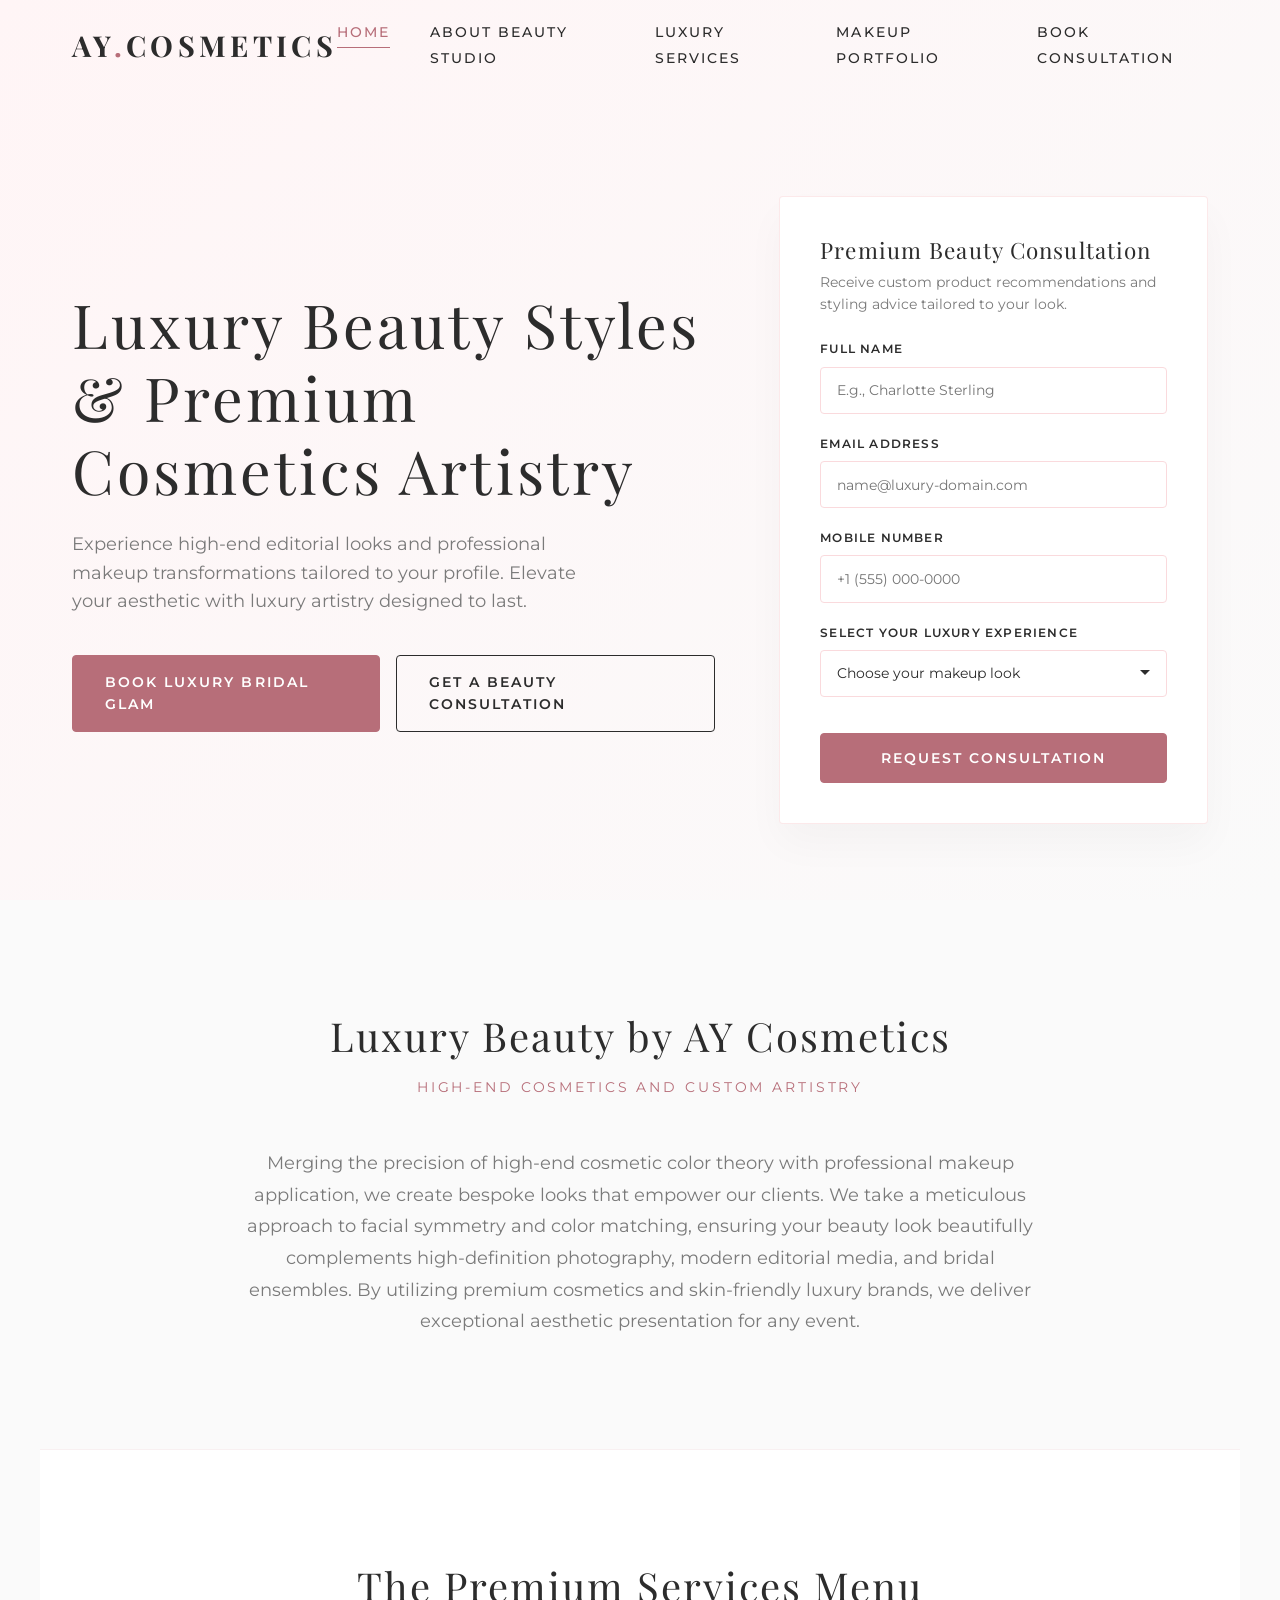
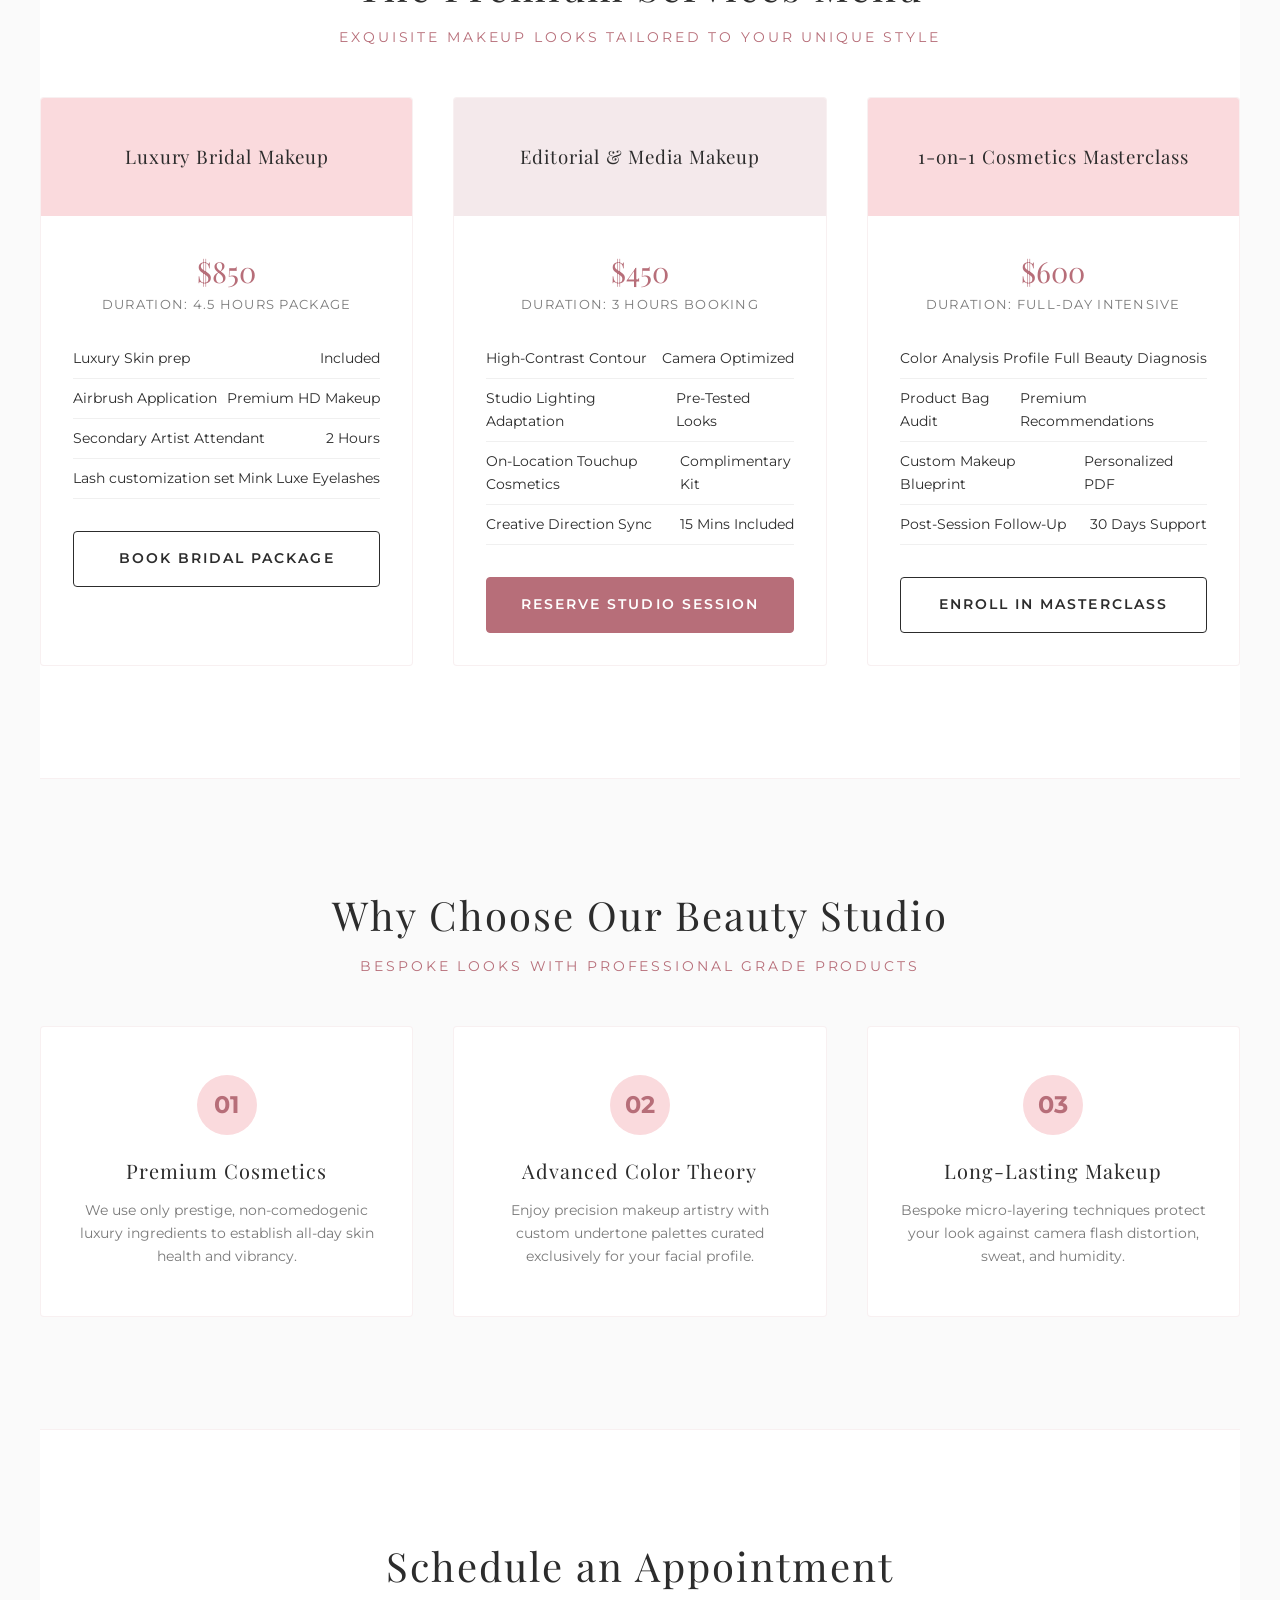
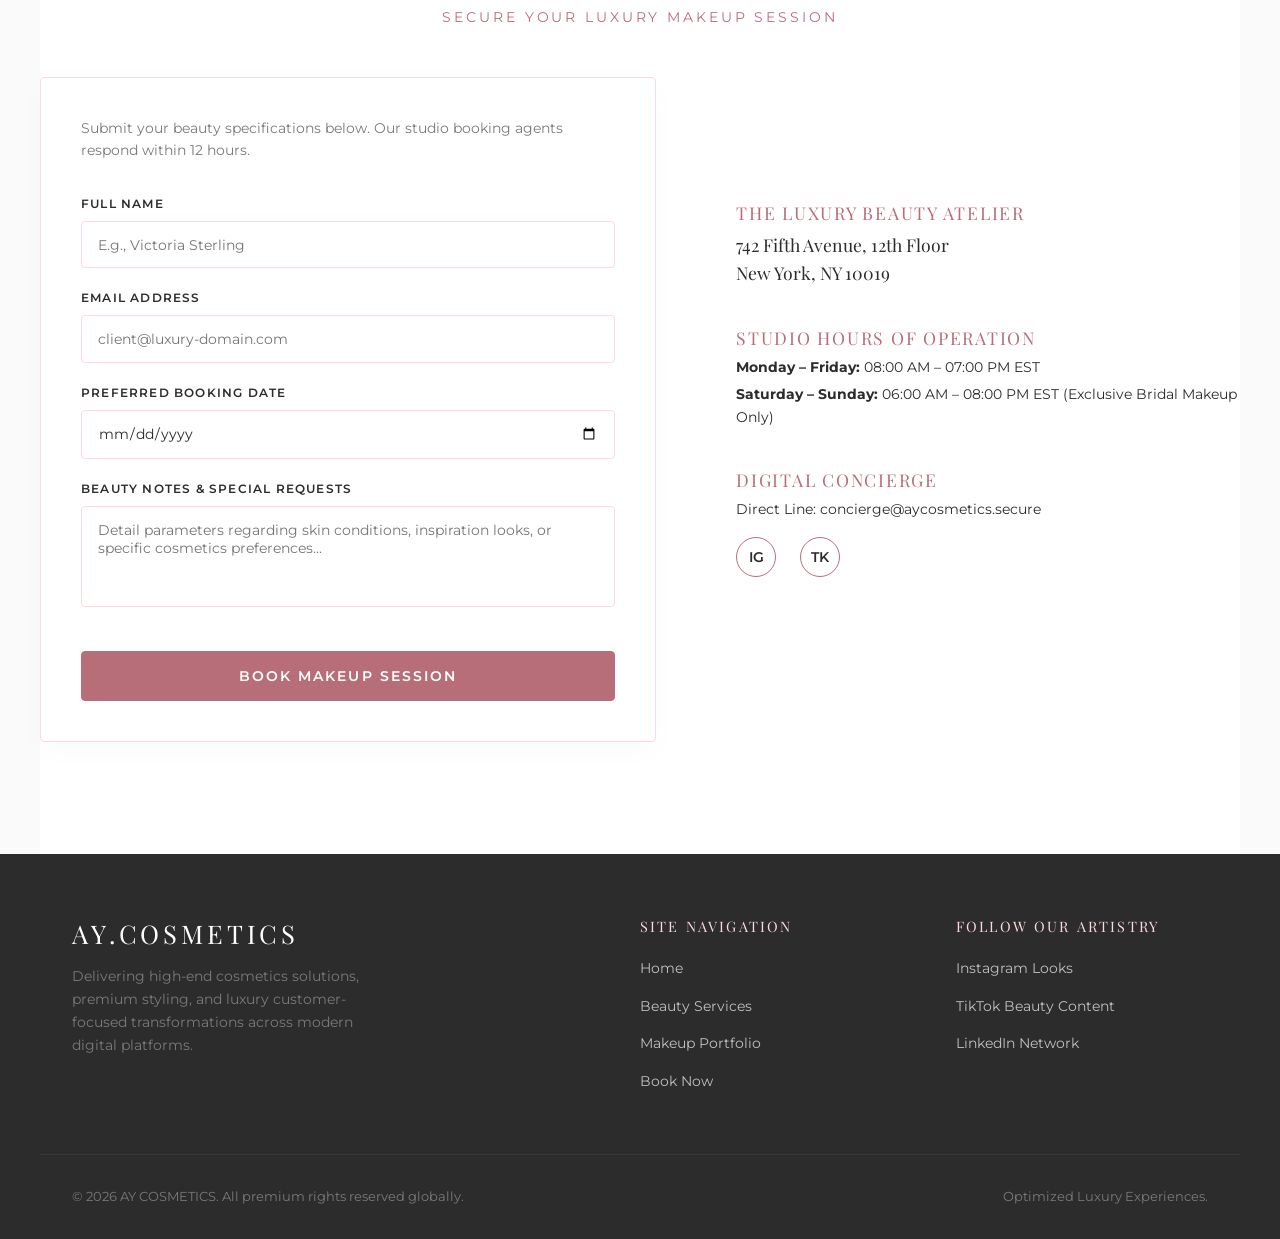
<file: index.html>
<!DOCTYPE html>
<html lang="en">
<head>
    <meta charset="UTF-8">
    <meta name="viewport" content="width=device-width, initial-scale=1.0">
    <title>Premium Cosmetics &amp; Luxury Beauty Services | AY COSMETICS</title>
    <meta name="description" content="Discover luxury beauty, professional makeup transformations, and premium cosmetics application by AY COSMETICS. Book bridal makeup and editorial styling.">
    
    <meta property="og:title" content="Premium Cosmetics &amp; Luxury Beauty Services | AY COSMETICS">
    <meta property="og:description" content="Elevate your look with luxury makeup artistry and premium beauty solutions. Book a custom look consultation today.">
    <meta property="og:type" content="website">
    <meta property="og:url" content="https://ay-cosmetics.vercel.app">
    
    <link rel="preconnect" href="https://fonts.googleapis.com">
    <link rel="preconnect" href="https://fonts.gstatic.com" crossorigin>
    <link href="https://fonts.googleapis.com/css2?family=Montserrat:wght@400;500;600&family=Playfair+Display:ital,wght@0,400;0,700;1,400&display=swap" rel="stylesheet">
    
    <link rel="stylesheet" href="style.css">
</head>
<body>

    <header>
        <div class="container nav-container">
            <a href="#home" class="logo">AY<span>.</span>COSMETICS</a>
            <nav aria-label="Main Navigation Menu">
                <ul class="nav-menu">
                    <li><a href="#home" class="nav-link active">Home</a></li>
                    <li><a href="#about" class="nav-link">About Beauty Studio</a></li>
                    <li><a href="#services" class="nav-link">Luxury Services</a></li>
                    <li><a href="portfolio.html" class="nav-link">Makeup Portfolio</a></li>
                    <li><a href="#contact" class="nav-link">Book Consultation</a></li>
                </ul>
            </nav>
            <button class="hamburger" aria-label="Toggle Navigation Menu" aria-expanded="false">
                <span class="bar"></span>
                <span class="bar"></span>
                <span class="bar"></span>
            </button>
        </div>
    </header>

    <main>
        <!-- Hero Section -->
        <section class="hero" id="home">
            <div class="container hero-grid">
                <div class="hero-content">
                    <h1>Luxury Beauty Styles &amp; Premium Cosmetics Artistry</h1>
                    <p>Experience high-end editorial looks and professional makeup transformations tailored to your profile. Elevate your aesthetic with luxury artistry designed to last.</p>
                    <div class="hero-ctas">
                        <a href="#contact" class="btn btn-primary">Book Luxury Bridal Glam</a>
                        <a href="#audit-capture" class="btn btn-secondary">Get a Beauty Consultation</a>
                    </div>
                </div>
                
                <div class="hero-form-container" id="audit-capture">
                    <h3>Premium Beauty Consultation</h3>
                    <p>Receive custom product recommendations and styling advice tailored to your look.</p>
                    <form action="#" method="POST" autocomplete="on">
                        <div class="form-group">
                            <label for="hero-name">Full Name</label>
                            <input type="text" id="hero-name" name="name" class="form-control" placeholder="E.g., Charlotte Sterling" required>
                        </div>
                        <div class="form-group">
                            <label for="hero-email">Email Address</label>
                            <input type="email" id="hero-email" name="email" class="form-control" placeholder="name@luxury-domain.com" required>
                        </div>
                        <div class="form-group">
                            <label for="hero-phone">Mobile Number</label>
                            <input type="tel" id="hero-phone" name="phone" class="form-control" placeholder="+1 (555) 000-0000" required>
                        </div>
                        <div class="form-group">
                            <label for="hero-service">Select Your Luxury Experience</label>
                            <select id="hero-service" name="service" class="form-control" required>
                                <option value="" disabled selected>Choose your makeup look</option>
                                <option value="bridal">Premium Bridal Makeup Package</option>
                                <option value="editorial">Editorial &amp; Luxury Event Cosmetics</option>
                                <option value="masterclass">1-on-1 Beauty Masterclass</option>
                            </select>
                        </div>
                        <button type="submit" class="btn btn-primary" style="width: 100%; margin-top: 1rem;">Request Consultation</button>
                    </form>
                </div>
            </div>
        </section>

        <!-- About My Brand Section -->
        <section class="section-padding container text-center reveal" id="about">
            <h2 class="section-title">Luxury Beauty by AY Cosmetics</h2>
            <p class="section-subtitle">High-End Cosmetics and Custom Artistry</p>
            <p style="max-width: 800px; margin: 0 auto; color: var(--gray-muted); font-size: 1.1rem; line-height: 1.8;">
                Merging the precision of high-end cosmetic color theory with professional makeup application, we create bespoke looks that empower our clients. We take a meticulous approach to facial symmetry and color matching, ensuring your beauty look beautifully complements high-definition photography, modern editorial media, and bridal ensembles. By utilizing premium cosmetics and skin-friendly luxury brands, we deliver exceptional aesthetic presentation for any event.
            </p>
        </section>

        <!-- Services Section (Merged) -->
        <section class="section-padding container text-center reveal" id="services" style="background-color: var(--pure-white); border-top: 1px solid rgba(183,110,121,0.1); border-bottom: 1px solid rgba(183,110,121,0.1);">
            <h2 class="section-title">The Premium Services Menu</h2>
            <p class="section-subtitle">Exquisite Makeup Looks Tailored To Your Unique Style</p>
            
            <div class="grid-3">
                <article class="card">
                    <div class="service-header">
                        <h3>Luxury Bridal Makeup</h3>
                    </div>
                    <div class="campaign-body">
                        <span class="service-price">$850</span>
                        <span class="service-duration">Duration: 4.5 Hours Package</span>
                        <ul class="service-features">
                            <li><span>Luxury Skin prep</span> <span>Included</span></li>
                            <li><span>Airbrush Application</span> <span>Premium HD Makeup</span></li>
                            <li><span>Secondary Artist Attendant</span> <span>2 Hours</span></li>
                            <li><span>Lash customization set</span> <span>Mink Luxe Eyelashes</span></li>
                        </ul>
                        <a href="#contact" class="btn btn-secondary" style="width: 100%;">Book Bridal Package</a>
                    </div>
                </article>

                <article class="card">
                    <div class="service-header" style="background-color: rgba(183,110,121,0.15);">
                        <h3>Editorial &amp; Media Makeup</h3>
                    </div>
                    <div class="campaign-body">
                        <span class="service-price">$450</span>
                        <span class="service-duration">Duration: 3 Hours Booking</span>
                        <ul class="service-features">
                            <li><span>High-Contrast Contour</span> <span>Camera Optimized</span></li>
                            <li><span>Studio Lighting Adaptation</span> <span>Pre-Tested Looks</span></li>
                            <li><span>On-Location Touchup Cosmetics</span> <span>Complimentary Kit</span></li>
                            <li><span>Creative Direction Sync</span> <span>15 Mins Included</span></li>
                        </ul>
                        <a href="#contact" class="btn btn-primary" style="width: 100%;">Reserve Studio Session</a>
                    </div>
                </article>

                <article class="card">
                    <div class="service-header">
                        <h3>1-on-1 Cosmetics Masterclass</h3>
                    </div>
                    <div class="campaign-body">
                        <span class="service-price">$600</span>
                        <span class="service-duration">Duration: Full-Day Intensive</span>
                        <ul class="service-features">
                            <li><span>Color Analysis Profile</span> <span>Full Beauty Diagnosis</span></li>
                            <li><span>Product Bag Audit</span> <span>Premium Recommendations</span></li>
                            <li><span>Custom Makeup Blueprint</span> <span>Personalized PDF</span></li>
                            <li><span>Post-Session Follow-Up</span> <span>30 Days Support</span></li>
                        </ul>
                        <a href="#contact" class="btn btn-secondary" style="width: 100%;">Enroll in Masterclass</a>
                    </div>
                </article>
            </div>
        </section>

        <!-- Why Choose Us Section -->
        <section class="section-padding container text-center reveal" id="why-choose-us">
            <h2 class="section-title">Why Choose Our Beauty Studio</h2>
            <p class="section-subtitle">Bespoke Looks with Professional Grade Products</p>
            <div class="grid-3">
                <div class="feature-card card">
                    <div class="feature-icon-box">01</div>
                    <h3>Premium Cosmetics</h3>
                    <p>We use only prestige, non-comedogenic luxury ingredients to establish all-day skin health and vibrancy.</p>
                </div>
                <div class="feature-card card">
                    <div class="feature-icon-box">02</div>
                    <h3>Advanced Color Theory</h3>
                    <p>Enjoy precision makeup artistry with custom undertone palettes curated exclusively for your facial profile.</p>
                </div>
                <div class="feature-card card">
                    <div class="feature-icon-box">03</div>
                    <h3>Long-Lasting Makeup</h3>
                    <p>Bespoke micro-layering techniques protect your look against camera flash distortion, sweat, and humidity.</p>
                </div>
            </div>
        </section>

        <!-- Contact Section -->
        <section class="section-padding container" id="contact" style="background-color: var(--pure-white); border-top: 1px solid rgba(183,110,121,0.1);">
            <div class="text-center reveal" style="margin-bottom: 3rem;">
                <h2 class="section-title">Schedule an Appointment</h2>
                <p class="section-subtitle">Secure Your Luxury Makeup Session</p>
            </div>
            
            <div class="contact-grid reveal">
                <div class="hero-form-container" style="box-shadow: 0 10px 30px rgba(0,0,0,0.02); border: 1px solid var(--primary-blush);">
                    <p style="font-size: 0.85rem; color: var(--gray-muted); margin-bottom: 2rem;">Submit your beauty specifications below. Our studio booking agents respond within 12 hours.</p>
                    
                    <form action="#" method="POST" autocomplete="on">
                        <div class="form-group">
                            <label for="contact-name">Full Name</label>
                            <input type="text" id="contact-name" name="name" class="form-control" placeholder="E.g., Victoria Sterling" required>
                        </div>
                        <div class="form-group">
                            <label for="contact-email">Email Address</label>
                            <input type="email" id="contact-email" name="email" class="form-control" placeholder="client@luxury-domain.com" required>
                        </div>
                        <div class="form-group">
                            <label for="contact-date">Preferred Booking Date</label>
                            <input type="date" id="contact-date" name="target_date" class="form-control" required>
                        </div>
                        <div class="form-group">
                            <label for="contact-notes">Beauty Notes &amp; Special Requests</label>
                            <textarea id="contact-notes" name="notes" class="form-control" rows="4" placeholder="Detail parameters regarding skin conditions, inspiration looks, or specific cosmetics preferences..." style="resize: none;"></textarea>
                        </div>
                        <button type="submit" class="btn btn-primary" style="width: 100%; margin-top: 1rem;">Book Makeup Session</button>
                    </form>
                </div>

                <div style="display: flex; flex-direction: column; justify-content: center;">
                    <div class="info-block">
                        <h3>The Luxury Beauty Atelier</h3>
                        <p style="font-size: 1.1rem; font-family: var(--font-primary);">742 Fifth Avenue, 12th Floor<br>New York, NY 10019</p>
                    </div>
                    
                    <div class="info-block">
                        <h3>Studio Hours of Operation</h3>
                        <p style="font-size: 0.9rem; margin-bottom: 0.25rem;"><strong>Monday – Friday:</strong> 08:00 AM – 07:00 PM EST</p>
                        <p style="font-size: 0.9rem;"><strong>Saturday – Sunday:</strong> 06:00 AM – 08:00 PM EST (Exclusive Bridal Makeup Only)</p>
                    </div>

                    <div class="info-block">
                        <h3>Digital Concierge</h3>
                        <p style="font-size: 0.9rem; margin-bottom: 0.5rem;">Direct Line: concierge@aycosmetics.secure</p>
                        <div class="social-links">
                            <a href="#" class="social-icon" aria-label="Follow AY Cosmetics Studio Work on Instagram">IG</a>
                            <a href="#" class="social-icon" aria-label="View AY Cosmetics Makeup Guides on TikTok">TK</a>
                        </div>
                    </div>
                </div>
            </div>
        </section>
    </main>

    <footer>
        <div class="container footer-grid">
            <div class="footer-brand">
                <h2>AY<span>.</span>COSMETICS</h2>
                <p>Delivering high-end cosmetics solutions, premium styling, and luxury customer-focused transformations across modern digital platforms.</p>
            </div>
            <div class="footer-links">
                <h4>Site Navigation</h4>
                <ul>
                    <li><a href="#home">Home</a></li>
                    <li><a href="#services">Beauty Services</a></li>
                    <li><a href="portfolio.html">Makeup Portfolio</a></li>
                    <li><a href="#contact">Book Now</a></li>
                </ul>
            </div>
            <div class="footer-links">
                <h4>Follow Our Artistry</h4>
                <ul>
                    <li><a href="#">Instagram Looks</a></li>
                    <li><a href="#">TikTok Beauty Content</a></li>
                    <li><a href="#">LinkedIn Network</a></li>
                </ul>
            </div>
        </div>
        <div class="container footer-bottom">
            <p>&copy; 2026 AY COSMETICS. All premium rights reserved globally.</p>
            <p>Optimized Luxury Experiences.</p>
        </div>
    </footer>

    <script src="script.js"></script>
</body>
</html>
</file>
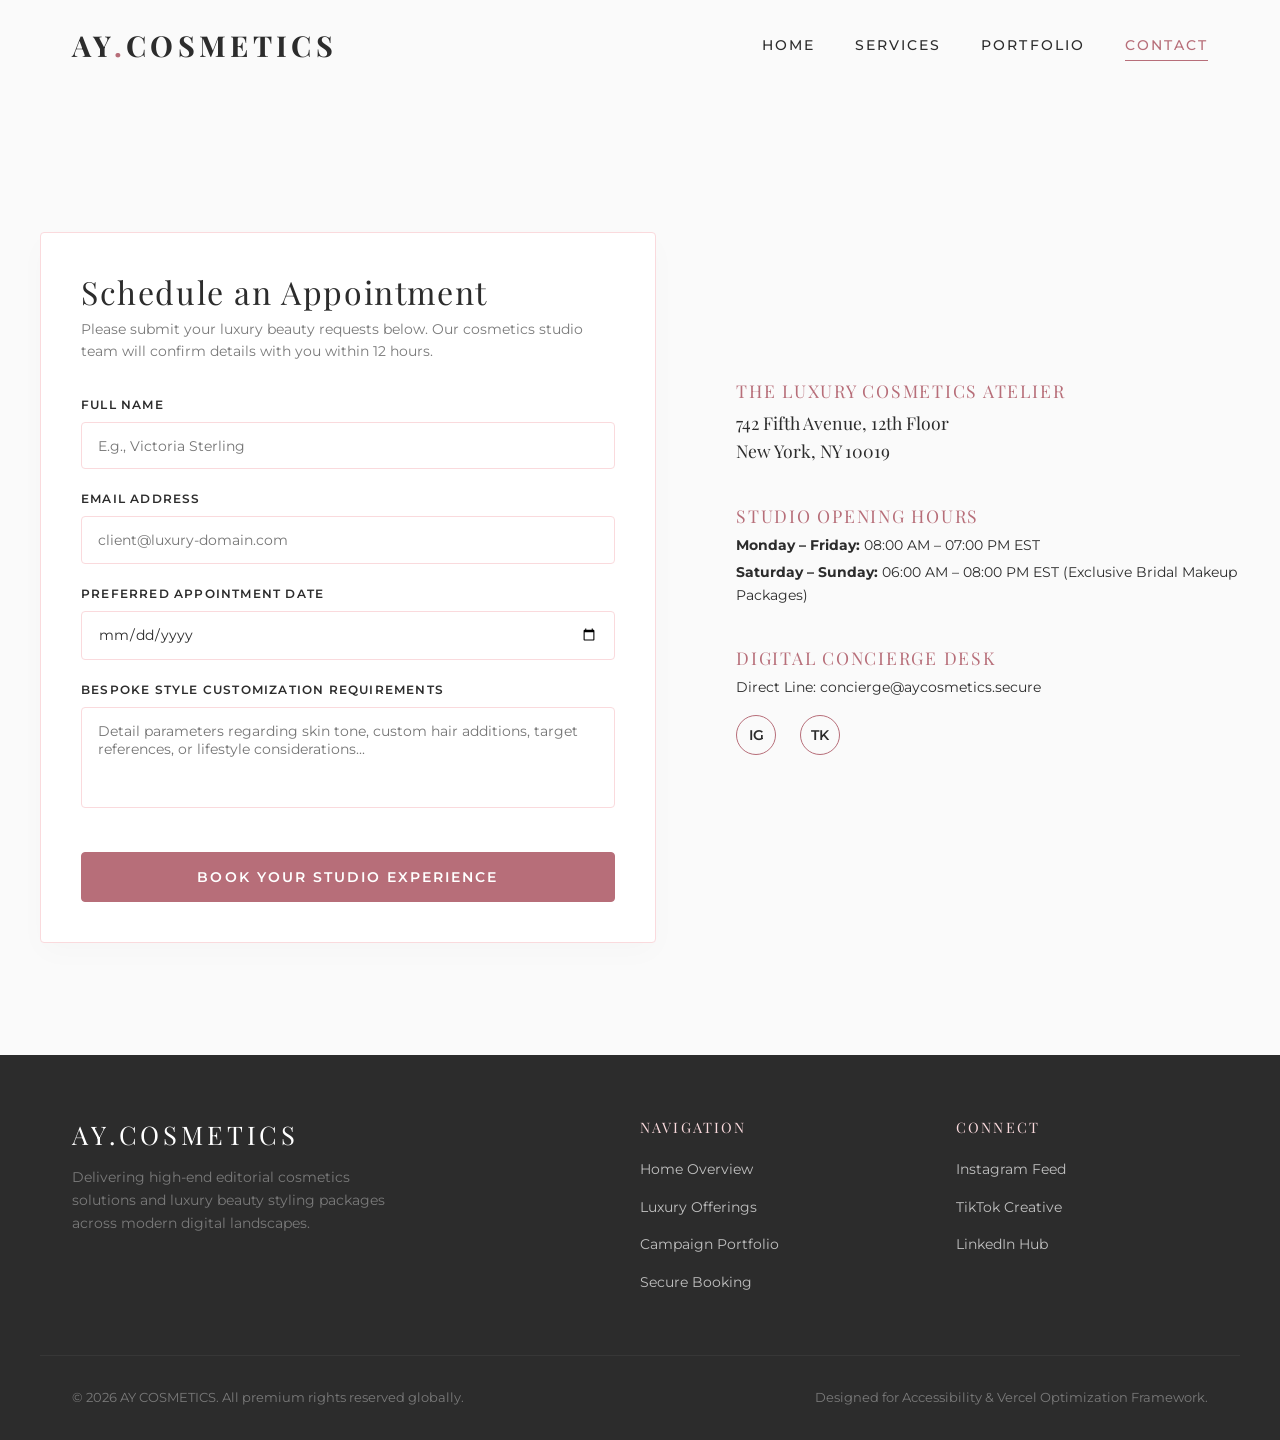
<file: contact.html>
<!DOCTYPE html>
<html lang="en">
<head>
    <meta charset="UTF-8">
    <meta name="viewport" content="width=device-width, initial-scale=1.0">
    <title>Book Premium Cosmetics Appointments | Contact AY COSMETICS</title>
    <meta name="description" content="Connect directly with our luxury beauty studio consultation desk. Schedule upscale bridal makeup packages, event cosmetics, and professional masterclasses.">
    
    <link rel="preconnect" href="https://fonts.googleapis.com">
    <link rel="preconnect" href="https://fonts.gstatic.com" crossorigin>
    <link href="https://fonts.googleapis.com/css2?family=Montserrat:wght@400;500;600&family=Playfair+Display:ital,wght@0,400;0,700;1,400&display=swap" rel="stylesheet">
    
    <link rel="stylesheet" href="style.css">
</head>
<body>

    <header>
        <div class="container nav-container">
            <a href="index.html" class="logo">AY<span>.</span>COSMETICS</a>
            <nav aria-label="Main Website Menu">
                <ul class="nav-menu">
                    <li><a href="index.html" class="nav-link">Home</a></li>
                    <li><a href="services.html" class="nav-link">Services</a></li>
                    <li><a href="portfolio.html" class="nav-link">Portfolio</a></li>
                    <li><a href="contact.html" class="nav-link active">Contact</a></li>
                </ul>
            </nav>
            <button class="hamburger" aria-label="Toggle Navigation Control" aria-expanded="false">
                <span class="bar"></span>
                <span class="bar"></span>
                <span class="bar"></span>
            </button>
        </div>
    </header>

    <main style="padding-top: 120px;">
        <section class="section-padding container">
            <div class="contact-grid reveal">
                
                <div class="hero-form-container" style="box-shadow: 0 10px 30px rgba(0,0,0,0.02); border: 1px solid var(--primary-blush);">
                    <h1 class="section-title" style="font-size: 2rem; margin-bottom: 0.5rem;">Schedule an Appointment</h1>
                    <p style="font-size: 0.85rem; color: var(--gray-muted); margin-bottom: 2rem;">Please submit your luxury beauty requests below. Our cosmetics studio team will confirm details with you within 12 hours.</p>
                    
                    <form action="#" method="POST" autocomplete="on">
                        <div class="form-group">
                            <label for="contact-name">Full Name</label>
                            <input type="text" id="contact-name" name="name" class="form-control" placeholder="E.g., Victoria Sterling" required>
                        </div>
                        <div class="form-group">
                            <label for="contact-email">Email Address</label>
                            <input type="email" id="contact-email" name="email" class="form-control" placeholder="client@luxury-domain.com" required>
                        </div>
                        <div class="form-group">
                            <label for="contact-date">Preferred Appointment Date</label>
                            <input type="date" id="contact-date" name="target_date" class="form-control" required>
                        </div>
                        <div class="form-group">
                            <label for="contact-notes">Bespoke Style Customization Requirements</label>
                            <textarea id="contact-notes" name="notes" class="form-control" rows="4" placeholder="Detail parameters regarding skin tone, custom hair additions, target references, or lifestyle considerations..." style="resize: none;"></textarea>
                        </div>
                        <button type="submit" class="btn btn-primary" style="width: 100%; margin-top: 1rem;">Book Your Studio Experience</button>
                    </form>
                </div>

                <div style="display: flex; flex-direction: column; justify-content: center;">
                    <div class="info-block">
                        <h3>The Luxury Cosmetics Atelier</h3>
                        <p style="font-size: 1.1rem; font-family: var(--font-primary);">742 Fifth Avenue, 12th Floor<br>New York, NY 10019</p>
                    </div>
                    
                    <div class="info-block">
                        <h3>Studio Opening Hours</h3>
                        <p style="font-size: 0.9rem; margin-bottom: 0.25rem;"><strong>Monday – Friday:</strong> 08:00 AM – 07:00 PM EST</p>
                        <p style="font-size: 0.9rem;"><strong>Saturday – Sunday:</strong> 06:00 AM – 08:00 PM EST (Exclusive Bridal Makeup Packages)</p>
                    </div>

                    <div class="info-block">
                        <h3>Digital Concierge Desk</h3>
                        <p style="font-size: 0.9rem; margin-bottom: 0.5rem;">Direct Line: concierge@aycosmetics.secure</p>
                        <div class="social-links">
                            <a href="#" class="social-icon" aria-label="Follow AY Cosmetics Studio Looks on Instagram">IG</a>
                            <a href="#" class="social-icon" aria-label="View AY Cosmetics Makeup Tutorials on TikTok">TK</a>
                        </div>
                    </div>
                </div>

            </div>
        </section>
    </main>

    <footer>
        <div class="container footer-grid">
            <div class="footer-brand">
                <h2>AY<span>.</span>COSMETICS</h2>
                <p>Delivering high-end editorial cosmetics solutions and luxury beauty styling packages across modern digital landscapes.</p>
            </div>
            <div class="footer-links">
                <h4>Navigation</h4>
                <ul>
                    <li><a href="index.html">Home Overview</a></li>
                    <li><a href="services.html">Luxury Offerings</a></li>
                    <li><a href="portfolio.html">Campaign Portfolio</a></li>
                    <li><a href="contact.html">Secure Booking</a></li>
                </ul>
            </div>
            <div class="footer-links">
                <h4>Connect</h4>
                <ul>
                    <li><a href="#">Instagram Feed</a></li>
                    <li><a href="#">TikTok Creative</a></li>
                    <li><a href="#">LinkedIn Hub</a></li>
                </ul>
            </div>
        </div>
        <div class="container footer-bottom">
            <p>&copy; 2026 AY COSMETICS. All premium rights reserved globally.</p>
            <p>Designed for Accessibility &amp; Vercel Optimization Framework.</p>
        </div>
    </footer>

    <script src="script.js"></script>
</body>
</html>
</file>
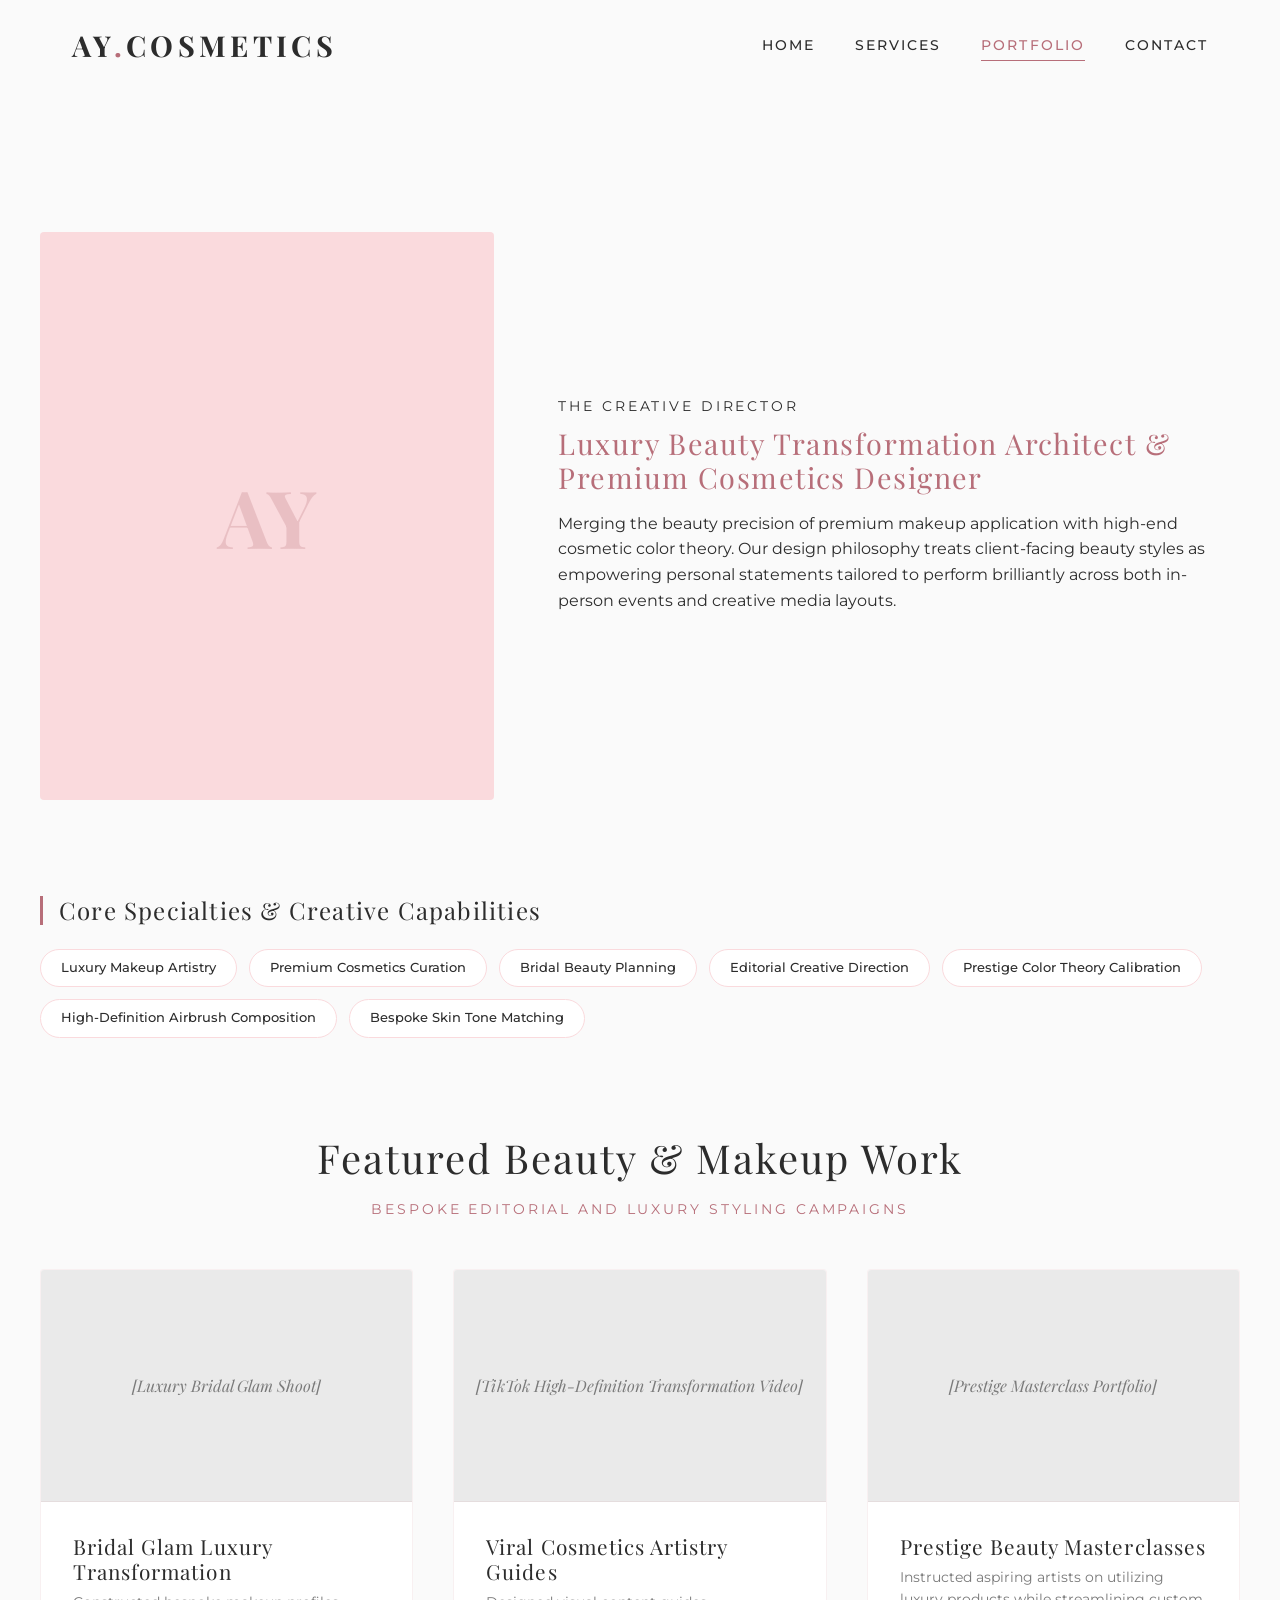
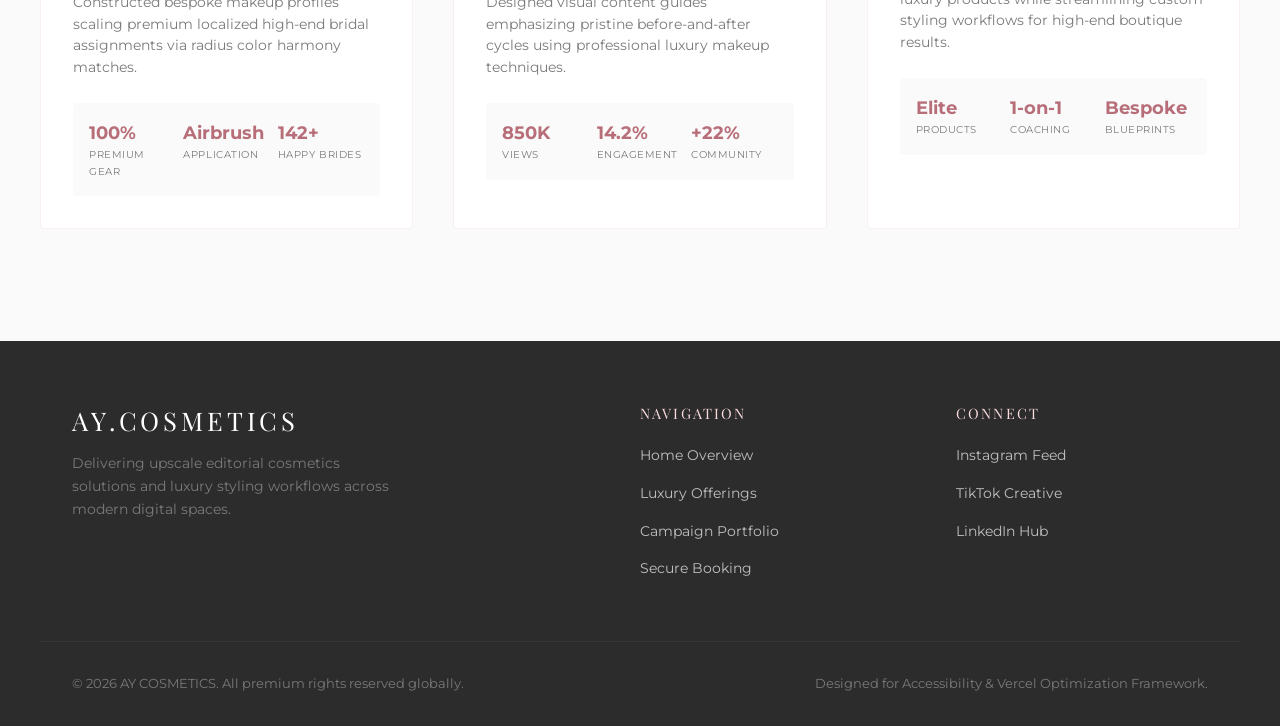
<file: portfolio.html>
<!DOCTYPE html>
<html lang="en">
<head>
    <meta charset="UTF-8">
    <meta name="viewport" content="width=device-width, initial-scale=1.0">
    <title>Luxury Makeup Portfolio &amp; Beauty Campaigns | AY COSMETICS</title>
    <meta name="description" content="Review data-backed beauty transformations, luxury makeup lookbooks, and high-end cosmetics campaigns executed by AY COSMETICS.">
    
    <link rel="preconnect" href="https://fonts.googleapis.com">
    <link rel="preconnect" href="https://fonts.gstatic.com" crossorigin>
    <link href="https://fonts.googleapis.com/css2?family=Montserrat:wght@400;500;600&family=Playfair+Display:ital,wght@0,400;0,700;1,400&display=swap" rel="stylesheet">
    
    <link rel="stylesheet" href="style.css">
</head>
<body>

    <header>
        <div class="container nav-container">
            <a href="index.html" class="logo">AY<span>.</span>COSMETICS</a>
            <nav aria-label="Main Navigation Route Menu">
                <ul class="nav-menu">
                    <li><a href="index.html" class="nav-link">Home</a></li>
                    <li><a href="services.html" class="nav-link">Services</a></li>
                    <li><a href="portfolio.html" class="nav-link active">Portfolio</a></li>
                    <li><a href="contact.html" class="nav-link">Contact</a></li>
                </ul>
            </nav>
            <button class="hamburger" aria-label="Toggle Navigation View" aria-expanded="false">
                <span class="bar"></span>
                <span class="bar"></span>
                <span class="bar"></span>
            </button>
        </div>
    </header>

    <main style="padding-top: 120px;">
        <section class="section-padding container">
            <div class="portfolio-intro reveal">
                <div class="profile-img-placeholder" aria-label="AY Cosmetics Professional Luxury Makeup Artist Portrait"></div>
                <div class="bio-text">
                    <p class="section-subtitle" style="margin-bottom: 0.5rem;">The Creative Director</p>
                    <h3>Luxury Beauty Transformation Architect &amp; Premium Cosmetics Designer</h3>
                    <p>Merging the beauty precision of premium makeup application with high-end cosmetic color theory. Our design philosophy treats client-facing beauty styles as empowering personal statements tailored to perform brilliantly across both in-person events and creative media layouts.</p>
                </div>
            </div>

            <div class="reveal" style="margin-bottom: 6rem;">
                <h3 style="font-size: 1.5rem; margin-bottom: 1.5rem; border-left: 3px solid var(--accent-rose-gold); padding-left: 1rem;">Core Specialties &amp; Creative Capabilities</h3>
                <div class="skills-badge-container">
                    <span class="skill-badge">Luxury Makeup Artistry</span>
                    <span class="skill-badge">Premium Cosmetics Curation</span>
                    <span class="skill-badge">Bridal Beauty Planning</span>
                    <span class="skill-badge">Editorial Creative Direction</span>
                    <span class="skill-badge">Prestige Color Theory Calibration</span>
                    <span class="skill-badge">High-Definition Airbrush Composition</span>
                    <span class="skill-badge">Bespoke Skin Tone Matching</span>
                </div>
            </div>

            <div class="reveal">
                <div class="text-center">
                    <h2 class="section-title">Featured Beauty &amp; Makeup Work</h2>
                    <p class="section-subtitle">Bespoke Editorial and Luxury Styling Campaigns</p>
                </div>
                
                <div class="grid-3">
                    <article class="card">
                        <div class="campaign-screenshot-box">
                            [Luxury Bridal Glam Shoot]
                        </div>
                        <div class="campaign-body">
                            <h3>Bridal Glam Luxury Transformation</h3>
                            <p class="campaign-strategy">Constructed bespoke makeup profiles scaling premium localized high-end bridal assignments via radius color harmony matches.</p>
                            <div class="metrics-row">
                                <div class="metric-item">
                                    <span class="metric-val">100%</span>
                                    <span class="metric-label">Premium Gear</span>
                                </div>
                                <div class="metric-item">
                                    <span class="metric-val">Airbrush</span>
                                    <span class="metric-label">Application</span>
                                </div>
                                <div class="metric-item">
                                    <span class="metric-val">142+</span>
                                    <span class="metric-label">Happy Brides</span>
                                </div>
                            </div>
                        </div>
                    </article>

                    <article class="card">
                        <div class="campaign-screenshot-box">
                            [TikTok High-Definition Transformation Video]
                        </div>
                        <div class="campaign-body">
                            <h3>Viral Cosmetics Artistry Guides</h3>
                            <p class="campaign-strategy">Designed visual content guides emphasizing pristine before-and-after cycles using professional luxury makeup techniques.</p>
                            <div class="metrics-row">
                                <div class="metric-item">
                                    <span class="metric-val">850K</span>
                                    <span class="metric-label">Views</span>
                                </div>
                                <div class="metric-item">
                                    <span class="metric-val">14.2%</span>
                                    <span class="metric-label">Engagement</span>
                                </div>
                                <div class="metric-item">
                                    <span class="metric-val">+22%</span>
                                    <span class="metric-label">Community</span>
                                </div>
                            </div>
                        </div>
                    </article>

                    <article class="card">
                        <div class="campaign-screenshot-box">
                            [Prestige Masterclass Portfolio]
                        </div>
                        <div class="campaign-body">
                            <h3>Prestige Beauty Masterclasses</h3>
                            <p class="campaign-strategy">Instructed aspiring artists on utilizing luxury products while streamlining custom styling workflows for high-end boutique results.</p>
                            <div class="metrics-row">
                                <div class="metric-item">
                                    <span class="metric-val">Elite</span>
                                    <span class="metric-label">Products</span>
                                </div>
                                <div class="metric-item">
                                    <span class="metric-val">1-on-1</span>
                                    <span class="metric-label">Coaching</span>
                                </div>
                                <div class="metric-item">
                                    <span class="metric-val">Bespoke</span>
                                    <span class="metric-label">Blueprints</span>
                                </div>
                            </div>
                        </div>
                    </article>
                </div>
            </div>
        </section>
    </main>

    <footer>
        <div class="container footer-grid">
            <div class="footer-brand">
                <h2>AY<span>.</span>COSMETICS</h2>
                <p>Delivering upscale editorial cosmetics solutions and luxury styling workflows across modern digital spaces.</p>
            </div>
            <div class="footer-links">
                <h4>Navigation</h4>
                <ul>
                    <li><a href="index.html">Home Overview</a></li>
                    <li><a href="services.html">Luxury Offerings</a></li>
                    <li><a href="portfolio.html">Campaign Portfolio</a></li>
                    <li><a href="contact.html">Secure Booking</a></li>
                </ul>
            </div>
            <div class="footer-links">
                <h4>Connect</h4>
                <ul>
                    <li><a href="#">Instagram Feed</a></li>
                    <li><a href="#">TikTok Creative</a></li>
                    <li><a href="#">LinkedIn Hub</a></li>
                </ul>
            </div>
        </div>
        <div class="container footer-bottom">
            <p>&copy; 2026 AY COSMETICS. All premium rights reserved globally.</p>
            <p>Designed for Accessibility &amp; Vercel Optimization Framework.</p>
        </div>
    </footer>

    <script src="script.js"></script>
</body>
</html>
</file>
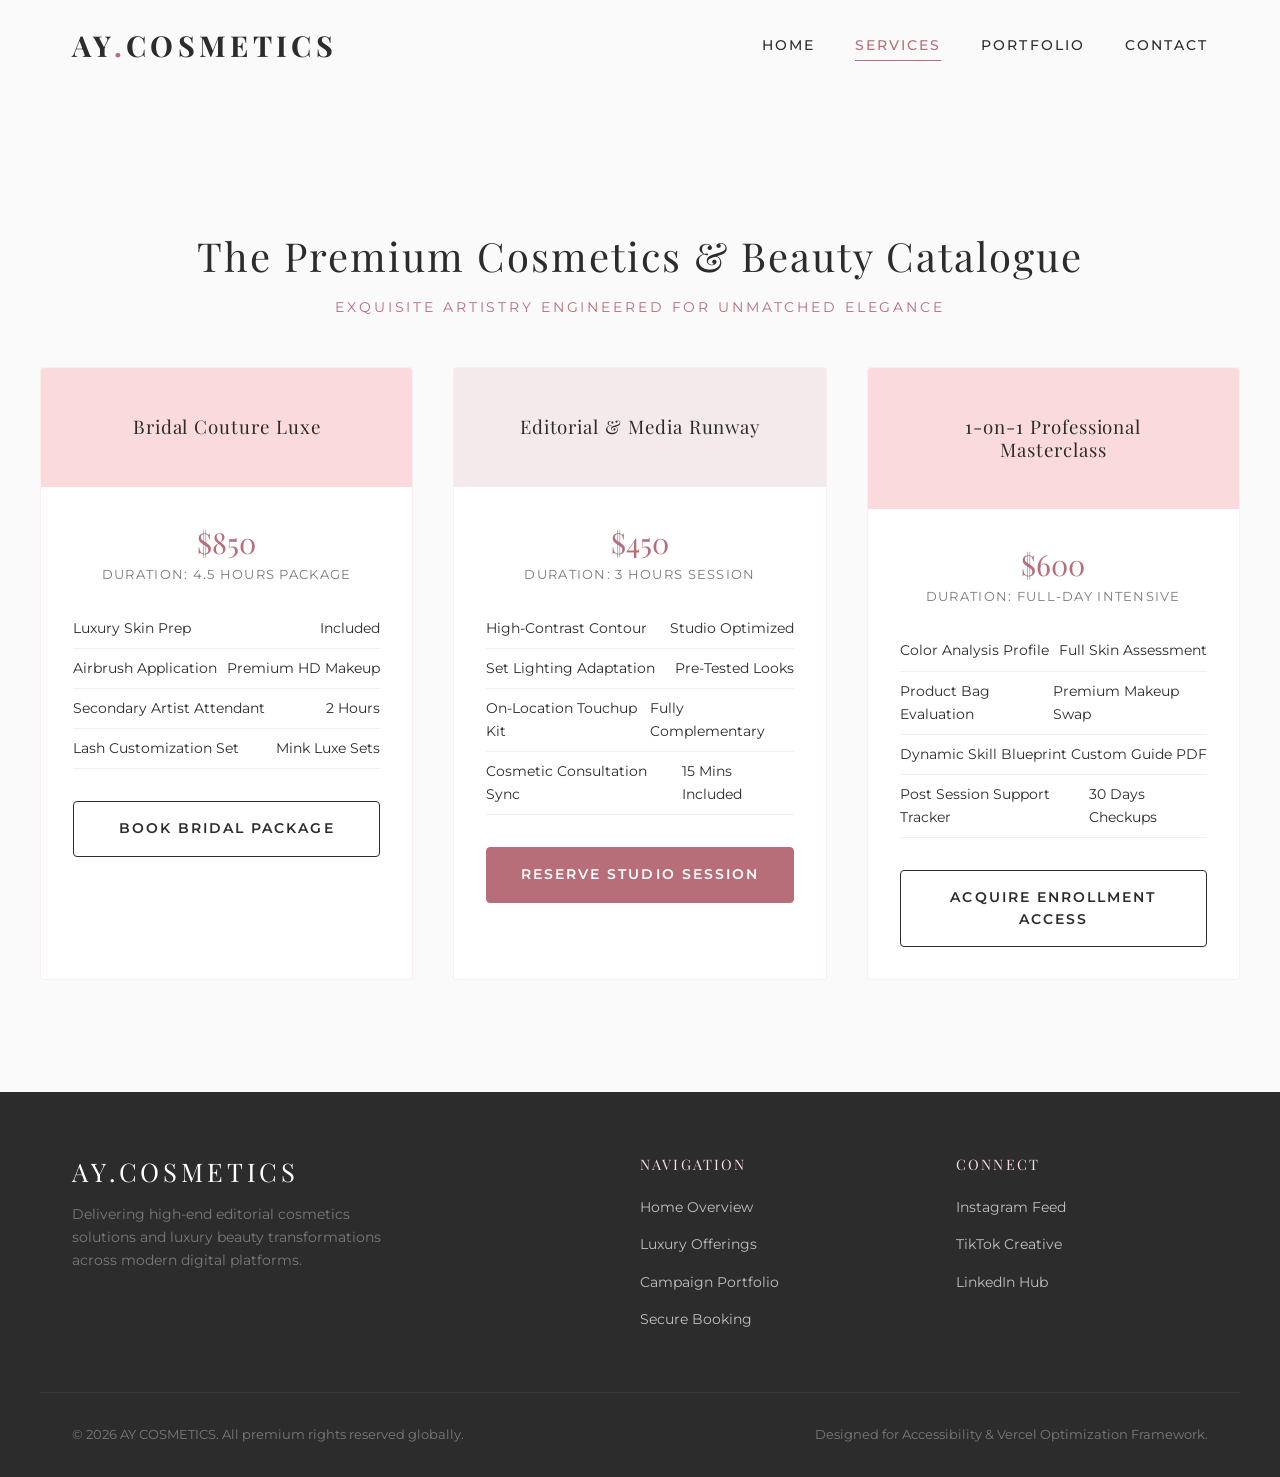
<file: services.html>
<!DOCTYPE html>
<html lang="en">
<head>
    <meta charset="UTF-8">
    <meta name="viewport" content="width=device-width, initial-scale=1.0">
    <title>Luxury Makeup Packages &amp; Premium Cosmetics | AY COSMETICS</title>
    <meta name="description" content="Explore luxury beauty services curated by AY COSMETICS. Comprehensive styling and pricing lists for Bridal Makeup Packages, Editorial Projects, and Masterclasses.">
    
    <link rel="preconnect" href="https://fonts.googleapis.com">
    <link rel="preconnect" href="https://fonts.gstatic.com" crossorigin>
    <link href="https://fonts.googleapis.com/css2?family=Montserrat:wght@400;500;600&family=Playfair+Display:ital,wght@0,400;0,700;1,400&display=swap" rel="stylesheet">
    
    <link rel="stylesheet" href="style.css">
</head>
<body>

    <header>
        <div class="container nav-container">
            <a href="index.html" class="logo">AY<span>.</span>COSMETICS</a>
            <nav aria-label="Main Navigation Menu">
                <ul class="nav-menu">
                    <li><a href="index.html" class="nav-link">Home</a></li>
                    <li><a href="services.html" class="nav-link active">Services</a></li>
                    <li><a href="portfolio.html" class="nav-link">Portfolio</a></li>
                    <li><a href="contact.html" class="nav-link">Contact</a></li>
                </ul>
            </nav>
            <button class="hamburger" aria-label="Toggle Mobile Menu Menu" aria-expanded="false">
                <span class="bar"></span>
                <span class="bar"></span>
                <span class="bar"></span>
            </button>
        </div>
    </header>

    <main style="padding-top: 120px;">
        <section class="section-padding container text-center">
            <h1 class="section-title">The Premium Cosmetics &amp; Beauty Catalogue</h1>
            <p class="section-subtitle">Exquisite Artistry Engineered For Unmatched Elegance</p>
            
            <div class="grid-3 reveal">
                <article class="card">
                    <div class="service-header">
                        <h3>Bridal Couture Luxe</h3>
                    </div>
                    <div class="campaign-body">
                        <span class="service-price">$850</span>
                        <span class="service-duration">Duration: 4.5 Hours Package</span>
                        <ul class="service-features">
                            <li><span>Luxury Skin Prep</span> <span>Included</span></li>
                            <li><span>Airbrush Application</span> <span>Premium HD Makeup</span></li>
                            <li><span>Secondary Artist Attendant</span> <span>2 Hours</span></li>
                            <li><span>Lash Customization Set</span> <span>Mink Luxe Sets</span></li>
                        </ul>
                        <a href="contact.html" class="btn btn-secondary" style="width: 100%;">Book Bridal Package</a>
                    </div>
                </article>

                <article class="card">
                    <div class="service-header" style="background-color: rgba(183,110,121,0.15);">
                        <h3>Editorial &amp; Media Runway</h3>
                    </div>
                    <div class="campaign-body">
                        <span class="service-price">$450</span>
                        <span class="service-duration">Duration: 3 Hours Session</span>
                        <ul class="service-features">
                            <li><span>High-Contrast Contour</span> <span>Studio Optimized</span></li>
                            <li><span>Set Lighting Adaptation</span> <span>Pre-Tested Looks</span></li>
                            <li><span>On-Location Touchup Kit</span> <span>Fully Complementary</span></li>
                            <li><span>Cosmetic Consultation Sync</span> <span>15 Mins Included</span></li>
                        </ul>
                        <a href="contact.html" class="btn btn-primary" style="width: 100%;">Reserve Studio Session</a>
                    </div>
                </article>

                <article class="card">
                    <div class="service-header">
                        <h3>1-on-1 Professional Masterclass</h3>
                    </div>
                    <div class="campaign-body">
                        <span class="service-price">$600</span>
                        <span class="service-duration">Duration: Full-Day Intensive</span>
                        <ul class="service-features">
                            <li><span>Color Analysis Profile</span> <span>Full Skin Assessment</span></li>
                            <li><span>Product Bag Evaluation</span> <span>Premium Makeup Swap</span></li>
                            <li><span>Dynamic Skill Blueprint</span> <span>Custom Guide PDF</span></li>
                            <li><span>Post Session Support Tracker</span> <span>30 Days Checkups</span></li>
                        </ul>
                        <a href="contact.html" class="btn btn-secondary" style="width: 100%;">Acquire Enrollment Access</a>
                    </div>
                </article>
            </div>
        </section>
    </main>

    <footer>
        <div class="container footer-grid">
            <div class="footer-brand">
                <h2>AY<span>.</span>COSMETICS</h2>
                <p>Delivering high-end editorial cosmetics solutions and luxury beauty transformations across modern digital platforms.</p>
            </div>
            <div class="footer-links">
                <h4>Navigation</h4>
                <ul>
                    <li><a href="index.html">Home Overview</a></li>
                    <li><a href="services.html">Luxury Offerings</a></li>
                    <li><a href="portfolio.html">Campaign Portfolio</a></li>
                    <li><a href="contact.html">Secure Booking</a></li>
                </ul>
            </div>
            <div class="footer-links">
                <h4>Connect</h4>
                <ul>
                    <li><a href="#">Instagram Feed</a></li>
                    <li><a href="#">TikTok Creative</a></li>
                    <li><a href="#">LinkedIn Hub</a></li>
                </ul>
            </div>
        </div>
        <div class="container footer-bottom">
            <p>&copy; 2026 AY COSMETICS. All premium rights reserved globally.</p>
            <p>Designed for Accessibility &amp; Vercel Optimization Framework.</p>
        </div>
    </footer>

    <script src="script.js"></script>
</body>
</html>
</file>
<file: style.css>
/* ==========================================================================
   AY COSMETICS - UNIVERSAL MODERN COMPONENT STYLESHEET
   ========================================================================== */

:root {
    --primary-blush: #FADADD;
    --accent-rose-gold: #B76E79;
    --accent-rose-dark: #9E5661;
    --dark-charcoal: #2C2C2C;
    --off-white: #FAFAFA;
    --pure-white: #FFFFFF;
    --gray-light: #F0F0F0;
    --gray-muted: #7A7A7A;
    --font-primary: 'Playfair Display', Georgia, serif;
    --font-secondary: 'Montserrat', sans-serif;
    --transition-smooth: all 0.4s cubic-bezier(0.16, 1, 0.3, 1);
    --border-radius: 4px;
    --max-width: 1200px;
}

/* Base Resets */
* {
    margin: 0;
    padding: 0;
    box-sizing: border-box;
}

html {
    scroll-behavior: smooth;
    font-size: 16px;
}

body {
    background-color: var(--off-white);
    color: var(--dark-charcoal);
    font-family: var(--font-secondary);
    line-height: 1.6;
    overflow-x: hidden;
}

h1, h2, h3, h4 {
    font-family: var(--font-primary);
    font-weight: 400;
    letter-spacing: 0.05em;
    line-height: 1.2;
}

a {
    text-decoration: none;
    color: inherit;
    transition: var(--transition-smooth);
}

img {
    max-width: 100%;
    display: block;
}

/* Layout Utilities */
.container {
    width: 100%;
    max-width: var(--max-width);
    margin: 0 auto;
    padding: 0 2rem;
}

.section-padding {
    padding: 7rem 0;
}

.text-center {
    text-align: center;
}

.section-title {
    font-size: 2.5rem;
    margin-bottom: 1rem;
    position: relative;
    display: inline-block;
}

.section-subtitle {
    font-family: var(--font-secondary);
    font-size: 0.9rem;
    text-transform: uppercase;
    letter-spacing: 0.2em;
    color: var(--accent-rose-gold);
    margin-bottom: 3rem;
}

/* Header & Navigation */
header {
    position: fixed;
    top: 0;
    left: 0;
    width: 100%;
    background-color: transparent;
    z-index: 1000;
    transition: var(--transition-smooth);
    border-bottom: 1px solid transparent;
}

header.sticky {
    background-color: rgba(250, 250, 250, 0.95);
    backdrop-filter: blur(10px);
    border-bottom: 1px solid rgba(183, 110, 121, 0.15);
    box-shadow: 0 4px 30px rgba(0, 0, 0, 0.02);
}

.nav-container {
    display: flex;
    justify-content: space-between;
    align-items: center;
    height: 90px;
    transition: var(--transition-smooth);
}

header.sticky .nav-container {
    height: 70px;
}

.logo {
    font-family: var(--font-primary);
    font-size: 1.8rem;
    letter-spacing: 0.15em;
    font-weight: 700;
    color: var(--dark-charcoal);
}

.logo span {
    color: var(--accent-rose-gold);
}

.nav-menu {
    display: flex;
    list-style: none;
    gap: 2.5rem;
}

.nav-link {
    font-size: 0.85rem;
    font-weight: 500;
    text-transform: uppercase;
    letter-spacing: 0.15em;
    position: relative;
    padding: 0.5rem 0;
}

.nav-link::after {
    content: '';
    position: absolute;
    bottom: 0;
    left: 0;
    width: 0;
    height: 1px;
    background-color: var(--accent-rose-gold);
    transition: var(--transition-smooth);
}

.nav-link:hover::after,
.nav-link.active::after {
    width: 100%;
}

.nav-link.active {
    color: var(--accent-rose-gold);
}

.hamburger {
    display: none;
    cursor: pointer;
    background: none;
    border: none;
    padding: 0.5rem;
}

.bar {
    display: block;
    width: 25px;
    height: 2px;
    margin: 5px auto;
    background-color: var(--dark-charcoal);
    transition: var(--transition-smooth);
}

/* UI Components & Buttons */
.btn {
    display: inline-flex;
    align-items: center;
    justify-content: center;
    padding: 1rem 2rem;
    font-family: var(--font-secondary);
    font-size: 0.85rem;
    font-weight: 600;
    text-transform: uppercase;
    letter-spacing: 0.15em;
    border-radius: var(--border-radius);
    transition: var(--transition-smooth);
    cursor: pointer;
}

.btn-primary {
    background-color: var(--accent-rose-gold);
    color: var(--pure-white);
    border: 1px solid var(--accent-rose-gold);
}

.btn-primary:hover {
    background-color: var(--accent-rose-dark);
    border-color: var(--accent-rose-dark);
    transform: translateY(-2px);
}

.btn-secondary {
    background-color: transparent;
    color: var(--dark-charcoal);
    border: 1px solid var(--dark-charcoal);
}

.btn-secondary:hover {
    background-color: var(--dark-charcoal);
    color: var(--pure-white);
    transform: translateY(-2px);
}

/* Inline Lead Forms */
.form-group {
    margin-bottom: 1.25rem;
    text-align: left;
}

.form-group label {
    display: block;
    font-size: 0.75rem;
    font-weight: 600;
    text-transform: uppercase;
    letter-spacing: 0.1em;
    margin-bottom: 0.5rem;
    color: var(--dark-charcoal);
}

.form-control {
    width: 100%;
    padding: 0.85rem 1rem;
    font-family: var(--font-secondary);
    font-size: 0.9rem;
    background-color: var(--pure-white);
    border: 1px solid var(--primary-blush);
    border-radius: var(--border-radius);
    color: var(--dark-charcoal);
    transition: var(--transition-smooth);
}

.form-control:focus {
    outline: none;
    border-color: var(--accent-rose-gold);
    box-shadow: 0 0 0 3px rgba(183, 110, 121, 0.1);
}

select.form-control {
    appearance: none;
    background-image: url("data:image/svg+xml;utf8,<svg xmlns='http://www.w3.org/2000/svg' width='10' height='6' viewBox='0 0 10 6'><path fill='%232C2C2C' d='M0 0l5 5 5-5z'/></svg>");
    background-repeat: no-repeat;
    background-position: right 1rem center;
    background-size: 10px;
}

/* Hero Section */
.hero {
    min-height: 100vh;
    display: flex;
    align-items: center;
    padding-top: 120px;
    background: linear-gradient(135deg, #FFF5F6 0%, #FAFAFA 100%);
    position: relative;
}

.hero-grid {
    display: grid;
    grid-template-columns: 1.2fr 0.8fr;
    gap: 4rem;
    align-items: center;
}

.hero-content h1 {
    font-size: 3.8rem;
    margin-bottom: 1.5rem;
    color: var(--dark-charcoal);
}

.hero-content p {
    font-size: 1.1rem;
    color: var(--gray-muted);
    margin-bottom: 2.5rem;
    max-width: 540px;
}

.hero-ctas {
    display: flex;
    gap: 1rem;
}

.hero-form-container {
    background-color: var(--pure-white);
    padding: 2.5rem;
    border-radius: var(--border-radius);
    box-shadow: 0 20px 40px rgba(0, 0, 0, 0.03);
    border: 1px solid rgba(250, 218, 221, 0.6);
}

.hero-form-container h3 {
    font-size: 1.4rem;
    margin-bottom: 0.5rem;
}

.hero-form-container p {
    font-size: 0.85rem;
    color: var(--gray-muted);
    margin-bottom: 1.5rem;
}

/* Grids & Cards Setup */
.grid-3 {
    display: grid;
    grid-template-columns: repeat(3, 1fr);
    gap: 2.5rem;
}

.card {
    background-color: var(--pure-white);
    border-radius: var(--border-radius);
    border: 1px solid rgba(183, 110, 121, 0.1);
    overflow: hidden;
    transition: var(--transition-smooth);
}

.card:hover {
    transform: translateY(-5px);
    box-shadow: 0 15px 30px rgba(183, 110, 121, 0.08);
}

/* Features/Why Choose Us Component */
.feature-card {
    padding: 3rem 2rem;
    text-align: center;
}

.feature-icon-box {
    width: 60px;
    height: 60px;
    background-color: var(--primary-blush);
    color: var(--accent-rose-gold);
    border-radius: 50%;
    display: flex;
    align-items: center;
    justify-content: center;
    margin: 0 auto 1.5rem auto;
    font-size: 1.5rem;
    font-weight: bold;
}

.feature-card h3 {
    font-size: 1.25rem;
    margin-bottom: 1rem;
}

.feature-card p {
    font-size: 0.9rem;
    color: var(--gray-muted);
}

/* Portfolio & Campaign Cards */
.portfolio-intro {
    display: grid;
    grid-template-columns: 0.8fr 1.2fr;
    gap: 4rem;
    align-items: center;
    margin-bottom: 6rem;
}

.profile-img-placeholder {
    width: 100%;
    aspect-ratio: 4/5;
    background-color: var(--primary-blush);
    border-radius: var(--border-radius);
    position: relative;
    overflow: hidden;
    display: flex;
    align-items: center;
    justify-content: center;
}

.profile-img-placeholder::before {
    content: 'AY';
    font-family: var(--font-primary);
    font-size: 5rem;
    color: rgba(183, 110, 121, 0.25);
    font-weight: 700;
}

.bio-text h3 {
    font-size: 1.8rem;
    color: var(--accent-rose-gold);
    margin-bottom: 1rem;
}

.bio-text p {
    margin-bottom: 1.5rem;
    color: var(--dark-charcoal);
}

.skills-badge-container {
    display: flex;
    flex-wrap: wrap;
    gap: 0.75rem;
}

.skill-badge {
    background-color: var(--pure-white);
    border: 1px solid var(--primary-blush);
    padding: 0.5rem 1.25rem;
    font-size: 0.8rem;
    font-weight: 500;
    border-radius: 30px;
    transition: var(--transition-smooth);
}

.skill-badge:hover {
    background-color: var(--primary-blush);
    color: var(--dark-charcoal);
}

.campaign-screenshot-box {
    width: 100%;
    aspect-ratio: 16/10;
    background-color: #EAEAEA;
    display: flex;
    align-items: center;
    justify-content: center;
    font-family: var(--font-primary);
    font-style: italic;
    color: var(--gray-muted);
    border-bottom: 1px solid rgba(183, 110, 121, 0.1);
}

.campaign-body {
    padding: 2rem;
}

.campaign-body h3 {
    font-size: 1.3rem;
    margin-bottom: 0.5rem;
}

.campaign-strategy {
    font-size: 0.85rem;
    color: var(--gray-muted);
    margin-bottom: 1.5rem;
    min-height: 60px;
}

.metrics-row {
    display: grid;
    grid-template-columns: repeat(3, 1fr);
    gap: 0.5rem;
    background-color: var(--off-white);
    padding: 1rem;
    border-radius: var(--border-radius);
    text-center: center;
}

.metric-item .metric-val {
    display: block;
    font-size: 1.1rem;
    font-weight: 700;
    color: var(--accent-rose-gold);
}

.metric-item .metric-label {
    display: block;
    font-size: 0.65rem;
    text-transform: uppercase;
    letter-spacing: 0.05em;
    color: var(--gray-muted);
}

/* Services Page Elements */
.service-header {
    background-color: var(--primary-blush);
    padding: 3rem;
    text-align: center;
}

.service-price {
    font-family: var(--font-primary);
    font-size: 1.8rem;
    color: var(--accent-rose-gold);
    margin: 1rem 0;
}

.service-duration {
    font-size: 0.8rem;
    text-transform: uppercase;
    letter-spacing: 0.1em;
    color: var(--gray-muted);
    margin-bottom: 1.5rem;
    display: block;
}

.service-features {
    list-style: none;
    margin-bottom: 2rem;
    text-align: left;
}

.service-features li {
    font-size: 0.9rem;
    padding: 0.5rem 0;
    border-bottom: 1px solid var(--gray-light);
    display: flex;
    justify-content: space-between;
}

/* Contact Page Layout */
.contact-grid {
    display: grid;
    grid-template-columns: 1.1fr 0.9fr;
    gap: 5rem;
}

.info-block {
    margin-bottom: 2.5rem;
}

.info-block h3 {
    font-size: 1.1rem;
    text-transform: uppercase;
    letter-spacing: 0.1em;
    color: var(--accent-rose-gold);
    margin-bottom: 0.5rem;
}

.social-links {
    display: flex;
    gap: 1.5rem;
    margin-top: 1rem;
}

.social-icon {
    width: 40px;
    height: 40px;
    border-radius: 50%;
    border: 1px solid var(--accent-rose-gold);
    display: flex;
    align-items: center;
    justify-content: center;
    font-size: 0.85rem;
    font-weight: 600;
}

.social-icon:hover {
    background-color: var(--accent-rose-gold);
    color: var(--pure-white);
}

/* Footer Section */
footer {
    background-color: var(--dark-charcoal);
    color: var(--pure-white);
    padding: 4rem 0 2rem 0;
}

.footer-grid {
    display: grid;
    grid-template-columns: 1.5fr repeat(2, 0.75fr);
    gap: 4rem;
    margin-bottom: 3rem;
}

.footer-brand h2 {
    font-size: 1.6rem;
    letter-spacing: 0.15em;
    margin-bottom: 1rem;
}

.footer-brand p {
    color: var(--gray-muted);
    font-size: 0.9rem;
    max-width: 320px;
}

.footer-links h4 {
    font-size: 0.9rem;
    text-transform: uppercase;
    letter-spacing: 0.15em;
    margin-bottom: 1.25rem;
    color: var(--primary-blush);
}

.footer-links ul {
    list-style: none;
}

.footer-links li {
    margin-bottom: 0.75rem;
}

.footer-links a {
    font-size: 0.85rem;
    color: #C0C0C0;
}

.footer-links a:hover {
    color: var(--primary-blush);
}

.footer-bottom {
    border-top: 1px solid rgba(255, 255, 255, 0.05);
    padding-top: 2rem;
    display: flex;
    justify-content: space-between;
    align-items: center;
    font-size: 0.8rem;
    color: var(--gray-muted);
}

/* Animations Trigger Classes */
.reveal {
    opacity: 0;
    transform: translateY(30px);
    transition: opacity 0.8s ease, transform 0.8s ease;
}

.reveal.visible {
    opacity: 1;
    transform: translateY(0);
}

/* Responsive Breakpoints */
@media (max-width: 1024px) {
    .hero-grid, .portfolio-intro, .contact-grid {
        grid-template-columns: 1fr;
        gap: 4rem;
    }
    .grid-3 {
        grid-template-columns: repeat(2, 1fr);
    }
    .hero {
        padding-top: 140px;
        text-align: center;
    }
    .hero-content p {
        margin: 0 auto 2.5rem auto;
    }
    .hero-ctas {
        justify-content: center;
    }
}

@media (max-width: 768px) {
    .grid-3 {
        grid-template-columns: 1fr;
    }
    .nav-menu {
        position: fixed;
        left: -100%;
        top: 90px;
        flex-direction: column;
        background-color: var(--pure-white);
        width: 100%;
        text-align: center;
        gap: 1.5rem;
        padding: 3rem 0;
        box-shadow: 0 10px 20px rgba(0,0,0,0.05);
        transition: 0.4s;
    }
    header.sticky .nav-menu {
        top: 70px;
    }
    .nav-menu.active {
        left: 0;
    }
    .hamburger {
        display: block;
    }
    .hamburger.active .bar:nth-child(2) { opacity: 0; }
    .hamburger.active .bar:nth-child(1) { transform: translateY(7px) rotate(45deg); }
    .hamburger.active .bar:nth-child(3) { transform: translateY(-7px) rotate(-45deg); }
    
    .hero-content h1 { font-size: 2.5rem; }
    .section-title { font-size: 2rem; }
    .footer-grid { grid-template-columns: 1fr; gap: 2.5rem; }
}
</file>
